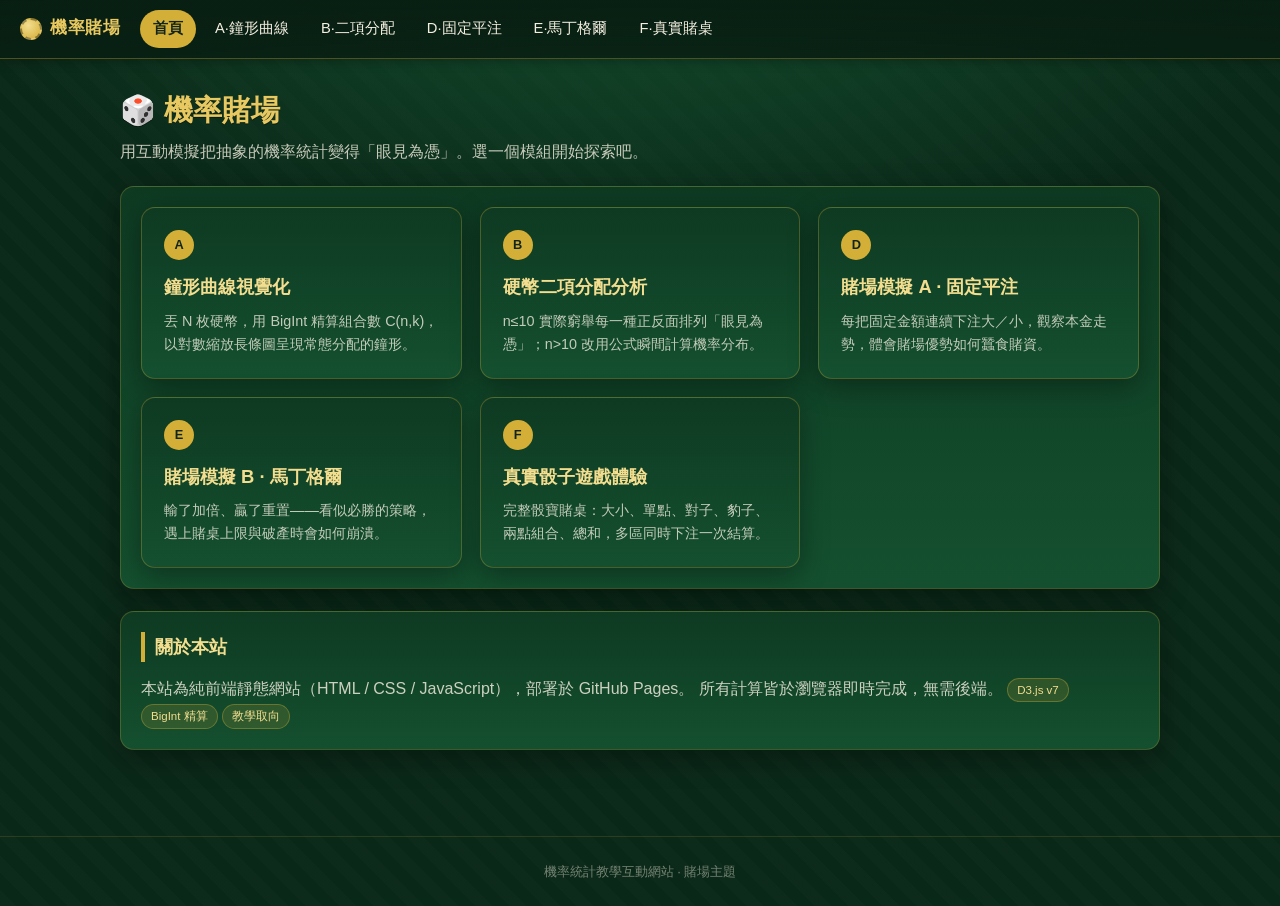
<file: index.html>
<!DOCTYPE html>
<html lang="zh-Hant">
<head>
  <meta charset="UTF-8" />
  <meta name="viewport" content="width=device-width, initial-scale=1.0" />
  <title>機率賭場 — 機率統計教學互動網站</title>
  <link rel="stylesheet" href="css/style.css" />
</head>
<body>
  <div class="container">
    <header class="page-header">
      <h1>🎲 機率賭場</h1>
      <p>用互動模擬把抽象的機率統計變得「眼見為憑」。選一個模組開始探索吧。</p>
    </header>

    <section class="panel">
      <div class="module-grid">
        <a class="module-card" href="modules/bell_curve.html">
          <span class="tag">A</span>
          <h3>鐘形曲線視覺化</h3>
          <p>丟 N 枚硬幣，用 BigInt 精算組合數 C(n,k)，以對數縮放長條圖呈現常態分配的鐘形。</p>
        </a>
        <a class="module-card" href="modules/coin.html">
          <span class="tag">B</span>
          <h3>硬幣二項分配分析</h3>
          <p>n≤10 實際窮舉每一種正反面排列「眼見為憑」；n&gt;10 改用公式瞬間計算機率分布。</p>
        </a>
        <a class="module-card" href="modules/sicbo.html">
          <span class="tag">D</span>
          <h3>賭場模擬 A · 固定平注</h3>
          <p>每把固定金額連續下注大／小，觀察本金走勢，體會賭場優勢如何蠶食賭資。</p>
        </a>
        <a class="module-card" href="modules/sicbo2.html">
          <span class="tag">E</span>
          <h3>賭場模擬 B · 馬丁格爾</h3>
          <p>輸了加倍、贏了重置——看似必勝的策略，遇上賭桌上限與破產時會如何崩潰。</p>
        </a>
        <a class="module-card" href="modules/sicbo3.html">
          <span class="tag">F</span>
          <h3>真實骰子遊戲體驗</h3>
          <p>完整骰寶賭桌：大小、單點、對子、豹子、兩點組合、總和，多區同時下注一次結算。</p>
        </a>
      </div>
    </section>

    <section class="panel">
      <h2>關於本站</h2>
      <p style="margin:0;color:rgba(245,239,224,0.82)">
        本站為純前端靜態網站（HTML / CSS / JavaScript），部署於 GitHub Pages。
        所有計算皆於瀏覽器即時完成，無需後端。
        <span class="badge">D3.js v7</span>
        <span class="badge">BigInt 精算</span>
        <span class="badge">教學取向</span>
      </p>
    </section>
  </div>

  <footer class="site-footer">機率統計教學互動網站 · 賭場主題</footer>

  <script src="js/main.js"></script>
</body>
</html>
</file>
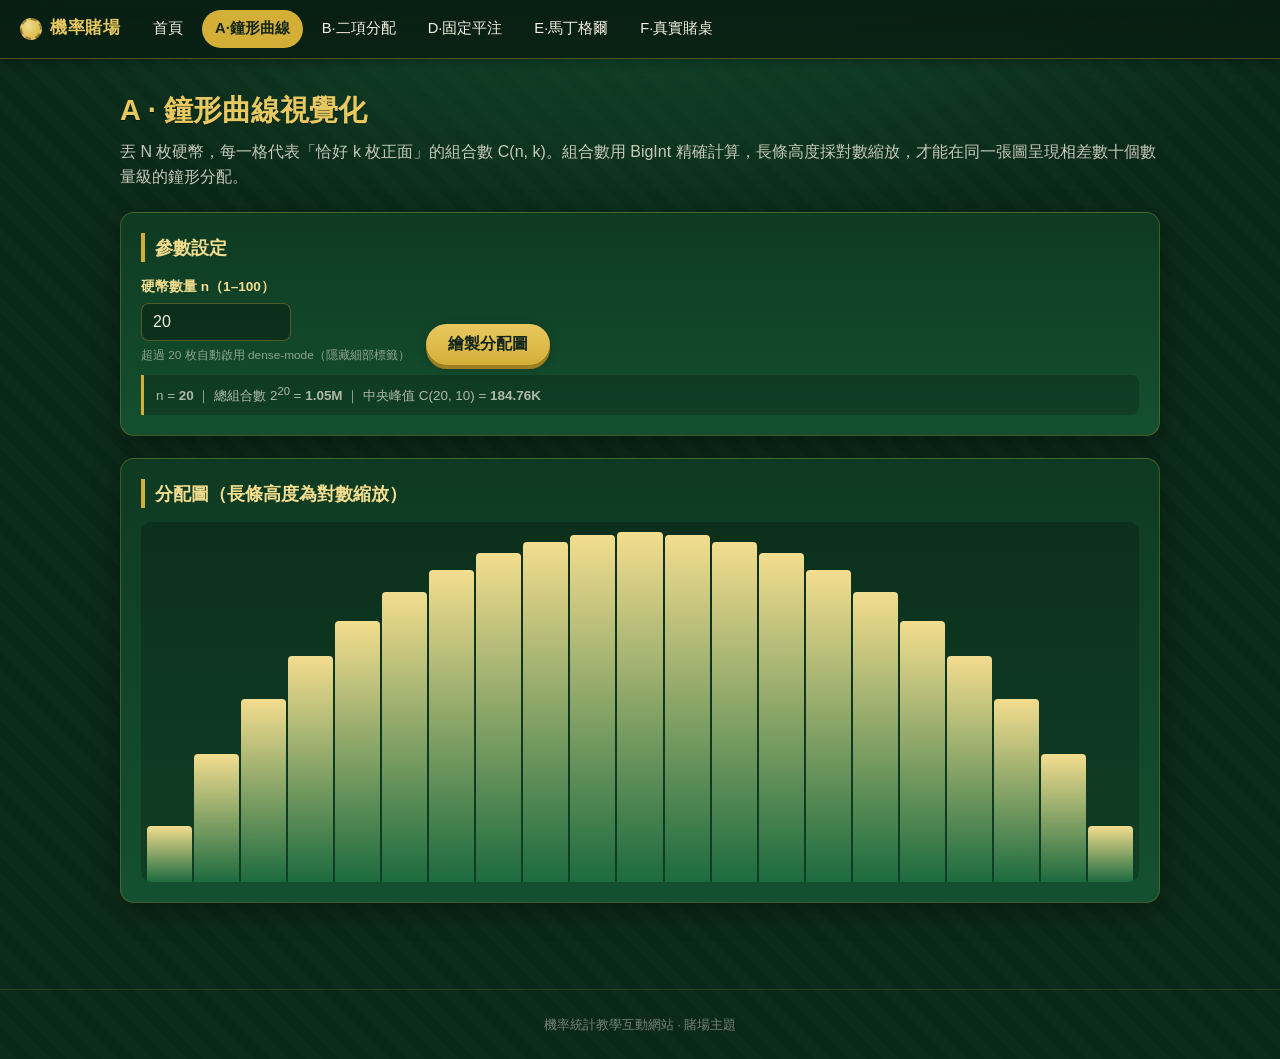
<file: modules/bell_curve.html>
<!DOCTYPE html>
<html lang="zh-Hant">
<head>
  <meta charset="UTF-8" />
  <meta name="viewport" content="width=device-width, initial-scale=1.0" />
  <title>A · 鐘形曲線視覺化 — 機率賭場</title>
  <link rel="stylesheet" href="../css/style.css" />
</head>
<body>
  <div class="container">
    <header class="page-header">
      <h1>A · 鐘形曲線視覺化</h1>
      <p>丟 N 枚硬幣，每一格代表「恰好 k 枚正面」的組合數 C(n, k)。組合數用 BigInt 精確計算，長條高度採對數縮放，才能在同一張圖呈現相差數十個數量級的鐘形分配。</p>
    </header>

    <section class="panel">
      <h2>參數設定</h2>
      <div class="controls">
        <div class="field">
          <label for="coins">硬幣數量 n（1–100）</label>
          <input type="number" id="coins" min="1" max="100" value="20" />
          <span class="hint">超過 20 枚自動啟用 dense-mode（隱藏細部標籤）</span>
        </div>
        <button class="btn btn-primary" id="drawBtn">繪製分配圖</button>
      </div>
      <div class="note" id="metaNote"></div>
    </section>

    <section class="panel">
      <h2>分配圖（長條高度為對數縮放）</h2>
      <div class="bell-chart" id="chart"></div>
    </section>
  </div>

  <footer class="site-footer">機率統計教學互動網站 · 賭場主題</footer>

  <script src="../js/main.js"></script>
  <script>
    (function () {
      var input = document.getElementById("coins");
      var chart = document.getElementById("chart");
      var meta = document.getElementById("metaNote");
      var btn = document.getElementById("drawBtn");

      function draw() {
        var n = parseInt(input.value, 10);
        if (isNaN(n) || n < 1) n = 1;
        if (n > 100) n = 100;
        input.value = n;

        // 計算所有 C(n,k)，k = 0..n
        var values = [];
        var max = 0n;
        var total = 0n; // 2^n
        for (var k = 0; k <= n; k++) {
          var c = App.combination(n, k);
          values.push(c);
          if (c > max) max = c;
          total += c;
        }

        // 對數縮放：高度 ∝ (log10(C)+1) / (log10(max)+1)
        var logMax = App.bigLog10(max) + 1;
        var dense = n > 20;
        chart.className = "bell-chart" + (dense ? " dense" : "");
        chart.innerHTML = "";

        for (var k2 = 0; k2 <= n; k2++) {
          var c2 = values[k2];
          var logV = c2 > 0n ? App.bigLog10(c2) + 1 : 0;
          var hPct = Math.max(2, (logV / logMax) * 100);

          var bar = document.createElement("div");
          bar.className = "bell-bar";
          bar.style.height = hPct + "%";

          // 機率 = C / 2^n（用浮點近似顯示百分比）
          var prob = Number(c2 * 1000000n / total) / 10000; // 百分比，小數兩位
          var tip = document.createElement("div");
          tip.className = "bar-tip";
          tip.innerHTML = "k=" + k2 + " 正面<br>組合數 " + App.formatBig(c2) +
                          "<br>機率 " + prob.toFixed(2) + "%";
          bar.appendChild(tip);

          if (!dense) {
            var lab = document.createElement("div");
            lab.className = "bar-k";
            lab.textContent = k2;
            bar.appendChild(lab);
          }
          chart.appendChild(bar);
        }

        meta.innerHTML =
          "n = <b>" + n + "</b> ｜ 總組合數 2<sup>" + n + "</sup> = <b>" +
          App.formatBig(total) + "</b> ｜ 中央峰值 C(" + n + ", " +
          Math.floor(n / 2) + ") = <b>" + App.formatBig(max) + "</b>" +
          (dense ? " ｜ <span class='badge'>dense-mode 已啟用</span>" : "");
      }

      btn.addEventListener("click", draw);
      input.addEventListener("keydown", function (e) { if (e.key === "Enter") draw(); });
      draw();
    })();
  </script>
</body>
</html>
</file>
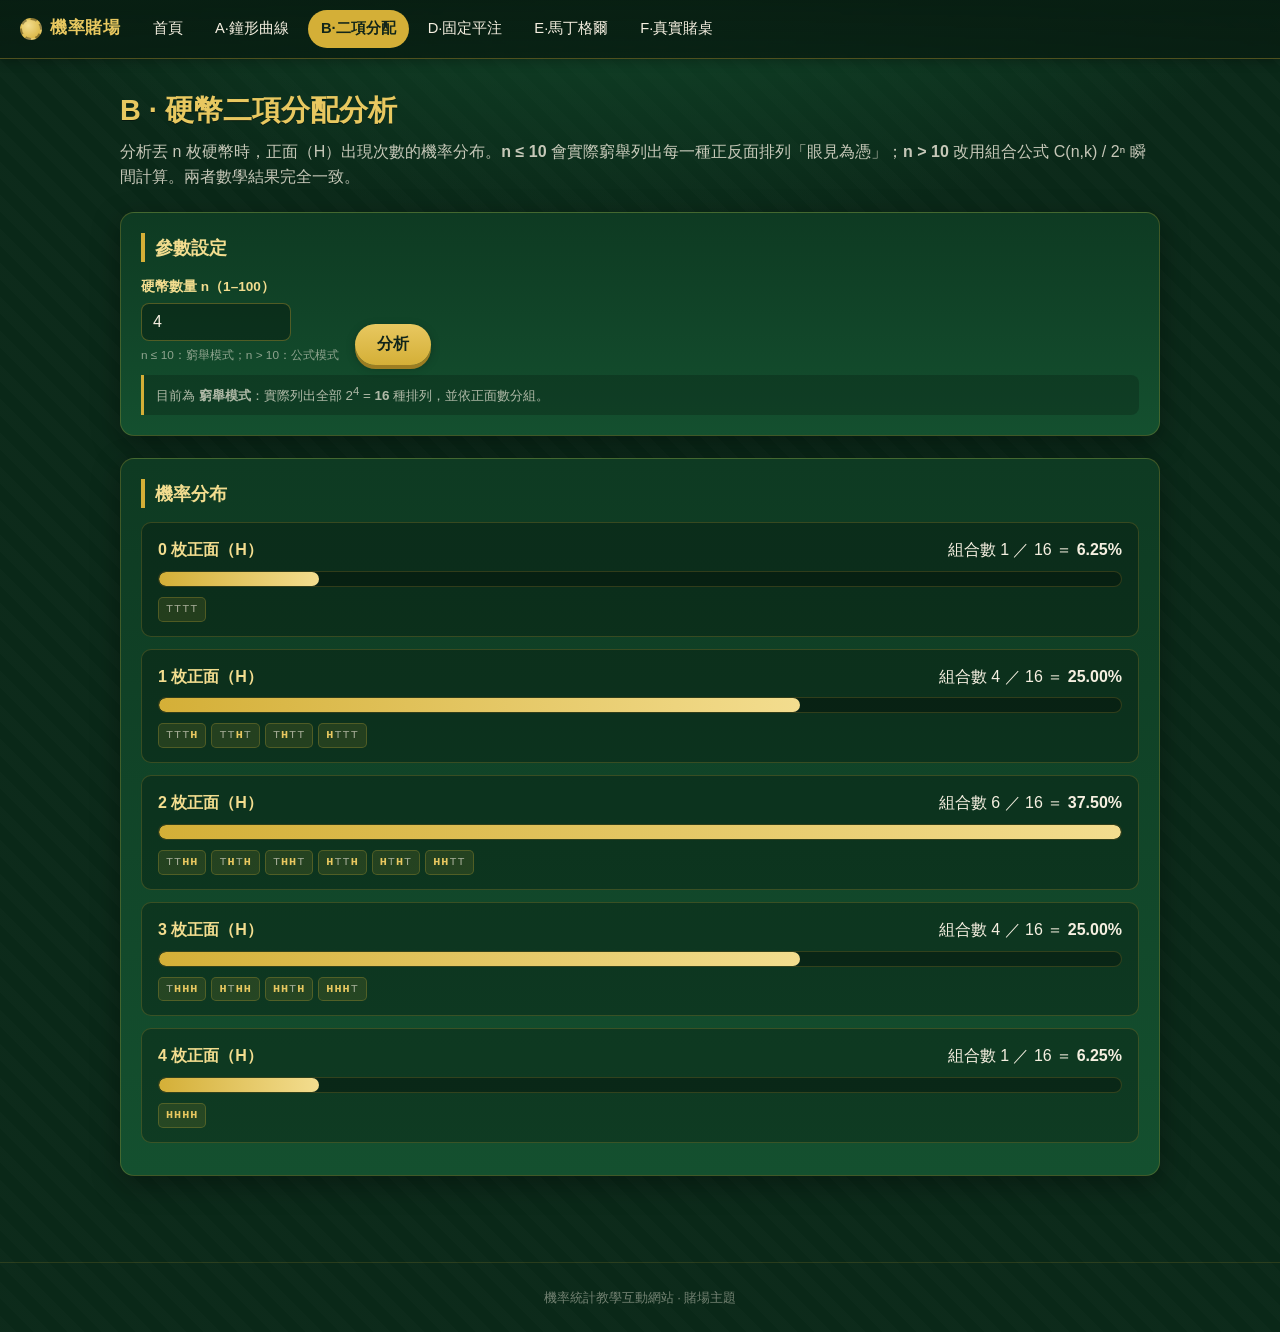
<file: modules/coin.html>
<!DOCTYPE html>
<html lang="zh-Hant">
<head>
  <meta charset="UTF-8" />
  <meta name="viewport" content="width=device-width, initial-scale=1.0" />
  <title>B · 硬幣二項分配分析 — 機率賭場</title>
  <link rel="stylesheet" href="../css/style.css" />
</head>
<body>
  <div class="container">
    <header class="page-header">
      <h1>B · 硬幣二項分配分析</h1>
      <p>分析丟 n 枚硬幣時，正面（H）出現次數的機率分布。<b>n ≤ 10</b> 會實際窮舉列出每一種正反面排列「眼見為憑」；<b>n &gt; 10</b> 改用組合公式 C(n,k) / 2ⁿ 瞬間計算。兩者數學結果完全一致。</p>
    </header>

    <section class="panel">
      <h2>參數設定</h2>
      <div class="controls">
        <div class="field">
          <label for="coins">硬幣數量 n（1–100）</label>
          <input type="number" id="coins" min="1" max="100" value="4" />
          <span class="hint">n ≤ 10：窮舉模式；n &gt; 10：公式模式</span>
        </div>
        <button class="btn btn-primary" id="runBtn">分析</button>
      </div>
      <div class="note" id="modeNote"></div>
    </section>

    <section class="panel">
      <h2>機率分布</h2>
      <div id="cards"></div>
    </section>
  </div>

  <footer class="site-footer">機率統計教學互動網站 · 賭場主題</footer>

  <script src="../js/main.js"></script>
  <script>
    (function () {
      var input = document.getElementById("coins");
      var cards = document.getElementById("cards");
      var modeNote = document.getElementById("modeNote");
      var btn = document.getElementById("runBtn");

      // 窮舉：產生所有 2^n 種序列，依正面數分組
      function enumerate(n) {
        var groups = [];
        for (var k = 0; k <= n; k++) groups.push([]);
        var total = 1 << n;
        for (var i = 0; i < total; i++) {
          var seq = "";
          var heads = 0;
          for (var b = n - 1; b >= 0; b--) {
            if (i & (1 << b)) { seq += "H"; heads++; }
            else { seq += "T"; }
          }
          groups[heads].push(seq);
        }
        return groups; // groups[k] = 該正面數的所有序列
      }

      function seqHtml(seq) {
        var out = "";
        for (var i = 0; i < seq.length; i++) {
          out += '<span class="' + seq[i] + '">' + seq[i] + "</span>";
        }
        return '<span class="combo-chip">' + out + "</span>";
      }

      function render(n) {
        var enumMode = n <= 10;
        cards.innerHTML = "";

        var total = App.combination(n, 0); // 起始；其實要 2^n
        // 2^n
        var totalPow = 1n;
        for (var t = 0; t < n; t++) totalPow *= 2n;

        // 各 k 的組合數
        var counts = [];
        var maxCount = 0n;
        for (var k = 0; k <= n; k++) {
          var c = App.combination(n, k);
          counts.push(c);
          if (c > maxCount) maxCount = c;
        }

        var groups = enumMode ? enumerate(n) : null;

        for (var k2 = 0; k2 <= n; k2++) {
          var c2 = counts[k2];
          var prob = Number(c2 * 1000000n / totalPow) / 10000; // %
          var widthPct = Number(c2 * 1000n / maxCount) / 10; // 相對最大值

          var card = document.createElement("div");
          card.className = "binom-card";

          var head = '<div class="head">' +
            '<span class="title">' + k2 + ' 枚正面（H）</span>' +
            '<span class="prob">組合數 ' + App.formatBig(c2) +
            ' ／ ' + App.formatBig(totalPow) + ' ＝ <b>' + prob.toFixed(2) + '%</b></span>' +
            '</div>';

          var bar = '<div class="bar-track"><div class="bar-fill" style="width:' +
            widthPct.toFixed(1) + '%"></div></div>';

          var combos = "";
          if (enumMode) {
            var list = groups[k2];
            var chips = "";
            for (var s = 0; s < list.length; s++) chips += seqHtml(list[s]);
            combos = '<div class="combos">' + chips + '</div>';
          }

          card.innerHTML = head + bar + combos;
          cards.appendChild(card);
        }

        modeNote.innerHTML = enumMode
          ? "目前為 <b>窮舉模式</b>：實際列出全部 2<sup>" + n + "</sup> = <b>" +
            App.formatBig(totalPow) + "</b> 種排列，並依正面數分組。"
          : "目前為 <b>公式模式</b>：n &gt; 10，直接以 C(n,k) / 2<sup>" + n +
            "</sup> 計算各類機率，不窮舉（避免 2<sup>" + n + "</sup> 種爆量）。";
      }

      function run() {
        var n = parseInt(input.value, 10);
        if (isNaN(n) || n < 1) n = 1;
        if (n > 100) n = 100;
        input.value = n;
        render(n);
      }

      btn.addEventListener("click", run);
      input.addEventListener("keydown", function (e) { if (e.key === "Enter") run(); });
      run();
    })();
  </script>
</body>
</html>
</file>
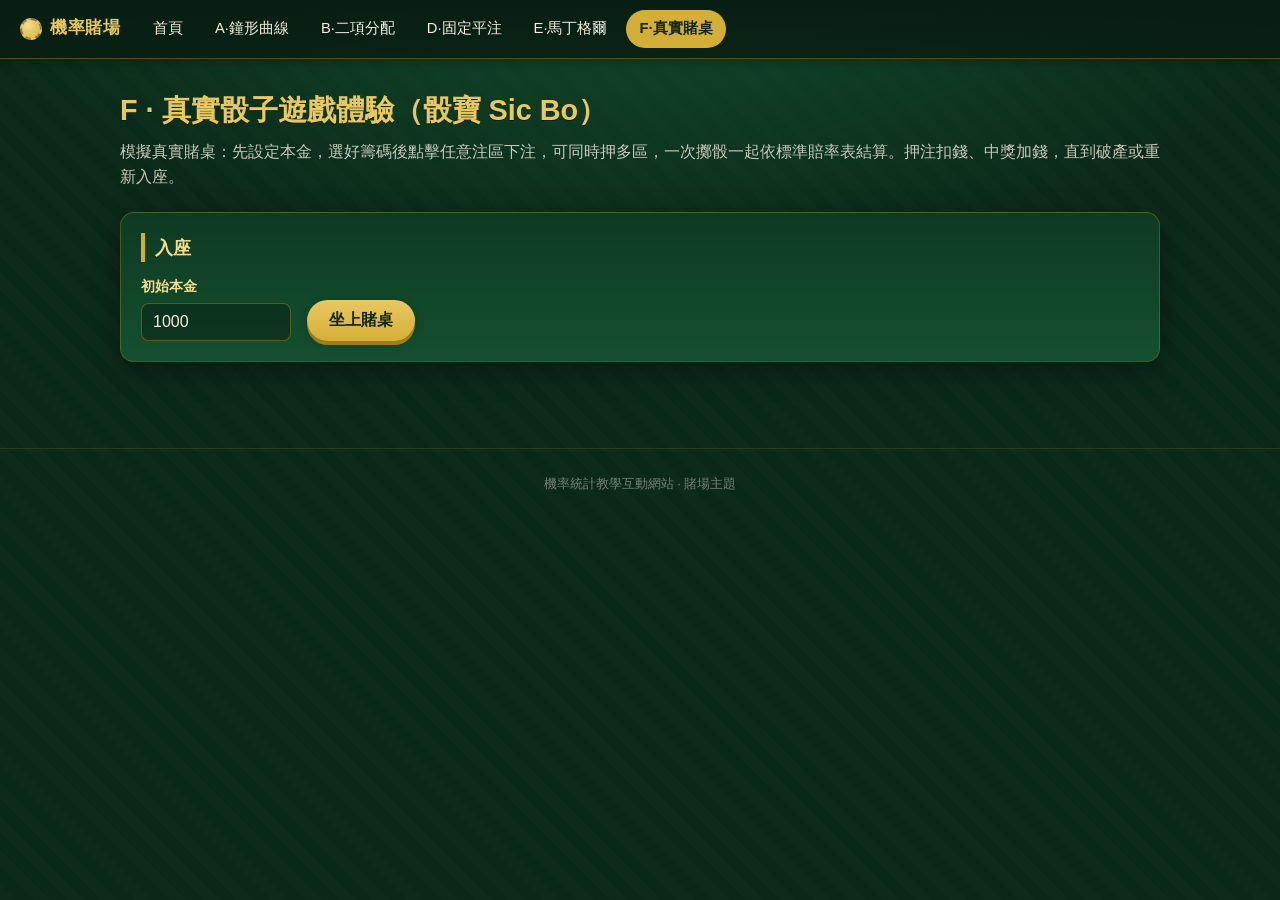
<file: modules/sicbo3.html>
<!DOCTYPE html>
<html lang="zh-Hant">
<head>
  <meta charset="UTF-8" />
  <meta name="viewport" content="width=device-width, initial-scale=1.0" />
  <title>F · 真實骰子遊戲體驗 — 機率賭場</title>
  <link rel="stylesheet" href="../css/style.css" />
</head>
<body>
  <div class="container">
    <header class="page-header">
      <h1>F · 真實骰子遊戲體驗（骰寶 Sic Bo）</h1>
      <p>模擬真實賭桌：先設定本金，選好籌碼後點擊任意注區下注，可同時押多區，一次擲骰一起依標準賠率表結算。押注扣錢、中獎加錢，直到破產或重新入座。</p>
    </header>

    <!-- 入座 -->
    <section class="panel" id="seatPanel">
      <h2>入座</h2>
      <div class="controls">
        <div class="field">
          <label for="startCapital">初始本金</label>
          <input type="number" id="startCapital" min="1" value="1000" />
        </div>
        <button class="btn btn-primary" id="seatBtn">坐上賭桌</button>
      </div>
    </section>

    <!-- 牌桌（入座後顯示） -->
    <div id="table" style="display:none">
      <section class="panel">
        <div class="stats" style="margin-bottom:14px">
          <div class="stat"><div class="label">目前餘額</div><div class="value" id="balance">—</div></div>
          <div class="stat"><div class="label">本局已下注</div><div class="value" id="staked">$0</div></div>
          <div class="stat"><div class="label">上局損益</div><div class="value" id="lastNet">—</div></div>
        </div>

        <div class="dice-tray" id="diceTray">
          <div class="die" data-die="0"></div>
          <div class="die" data-die="1"></div>
          <div class="die" data-die="2"></div>
        </div>

        <div class="chip-rack">
          <span style="color:var(--gold-300);font-weight:700;margin-right:4px">選擇籌碼：</span>
          <div class="chip c5" data-chip="5">5</div>
          <div class="chip c25" data-chip="25">25</div>
          <div class="chip c100" data-chip="100">100</div>
          <div class="chip c500" data-chip="500">500</div>
          <button class="btn btn-ghost" id="clearBtn" style="margin-left:auto">清除下注</button>
          <button class="btn btn-primary" id="rollBtn">🎲 擲骰</button>
        </div>

        <div class="result-banner" id="banner"></div>
      </section>

      <!-- 注區 -->
      <section class="panel">
        <div class="bet-board" id="board"></div>
      </section>
    </div>
  </div>

  <footer class="site-footer">機率統計教學互動網站 · 賭場主題</footer>

  <script src="../js/main.js"></script>
  <script>
    (function () {
      var Sic = App.Sic;

      // ---- 狀態 ----
      var balance = 0;
      var selectedChip = 5;
      var bets = {};        // key -> { type, value, amount, el }
      var rolling = false;

      // ---- 元素 ----
      var seatPanel = document.getElementById("seatPanel");
      var table = document.getElementById("table");
      var balanceEl = document.getElementById("balance");
      var stakedEl = document.getElementById("staked");
      var lastNetEl = document.getElementById("lastNet");
      var board = document.getElementById("board");
      var banner = document.getElementById("banner");
      var dieEls = [
        document.querySelector('[data-die="0"]'),
        document.querySelector('[data-die="1"]'),
        document.querySelector('[data-die="2"]')
      ];

      // ---- 骰子點數渲染 ----
      var PIP_MAP = {
        1: [5], 2: [1, 9], 3: [1, 5, 9],
        4: [1, 3, 7, 9], 5: [1, 3, 5, 7, 9], 6: [1, 4, 7, 3, 6, 9]
      };
      function renderDie(el, val) {
        var pips = PIP_MAP[val];
        var html = "";
        for (var i = 1; i <= 9; i++) {
          html += pips.indexOf(i) >= 0 ? '<span class="pip"></span>' : "<span></span>";
        }
        el.innerHTML = html;
      }

      // ---- 賠率文字 ----
      function oddsText(type, value) {
        switch (type) {
          case "big": case "small": return "1:1";
          case "single": return "1~3:1";
          case "pair": return "10:1";
          case "anyTriple": return "30:1";
          case "specificTriple": return "180:1";
          case "domino": return "5:1";
          case "sum": return Sic.SUM_ODDS[value] + ":1";
        }
        return "";
      }

      function betKey(type, value) {
        if (type === "domino") return "domino:" + value.join("-");
        return type + ":" + (value === undefined ? "" : value);
      }

      // ---- 小工具 ----
      function el(tag, cls) { var e = document.createElement(tag); if (cls) e.className = cls; return e; }
      function miniDie(val) {
        var pips = PIP_MAP[val], h = "";
        for (var i = 1; i <= 9; i++) h += pips.indexOf(i) >= 0 ? '<span class="mpip"></span>' : "<span></span>";
        return '<span class="mdie">' + h + "</span>";
      }
      function miniDice(vals) { return '<span class="mdice">' + vals.map(miniDie).join("") + "</span>"; }
      function zoneLabel(txt) { var e = el("div", "zone-label"); e.textContent = txt; return e; }

      // ---- 建立一個注區 cell ----
      function makeCell(type, value, name, parent, opts) {
        opts = opts || {};
        var cell = el("div", "bet-cell" + (opts.cls ? " " + opts.cls : ""));
        var inner = "";
        if (opts.big !== undefined) inner += '<div class="cell-num">' + opts.big + "</div>";
        if (opts.icon) inner += opts.icon;
        if (name) inner += '<div class="bet-name">' + name + "</div>";
        inner += '<div class="bet-odds">' + oddsText(type, value) + "</div>";
        cell.innerHTML = inner;
        var key = betKey(type, value);
        cell.addEventListener("click", function () { placeBet(type, value, cell, key); });
        parent.appendChild(cell);
        return cell;
      }

      // ---- 角落大區 SMALL / BIG（賭桌靈魂，保留紅色） ----
      function cornerCell(type, zh, en, range, note, parent) {
        var cell = el("div", "bet-cell corner-box corner-" + type);
        cell.innerHTML =
          '<div class="corner-en">' + en + "</div>" +
          '<div class="corner-zh">' + zh + "</div>" +
          '<div class="corner-range">' + range + "</div>" +
          '<div class="corner-note">' + note + "</div>";
        var key = betKey(type, undefined);
        cell.addEventListener("click", function () { placeBet(type, undefined, cell, key); });
        parent.appendChild(cell);
        return cell;
      }

      // ---- 建立整個賭桌版面（分帶排列，仿真實 Sic Bo 賭桌） ----
      function buildBoard() {
        board.className = "sicbo-felt";
        board.innerHTML = "";

        // 第一帶：SMALL ｜ 對子 + 豹子 ｜ BIG
        var top = el("div", "band band-top");
        cornerCell("small", "小", "SMALL", "4 – 10", "開豹子輸 · 1:1", top);

        var center = el("div", "center-stack");
        var dZone = el("div", "zone");
        dZone.appendChild(zoneLabel("指定對子 · 10:1"));
        var dGrid = el("div", "zone-grid");
        for (var i = 1; i <= 6; i++) makeCell("pair", i, "對子 " + i, dGrid, { icon: miniDice([i, i]) });
        dZone.appendChild(dGrid); center.appendChild(dZone);

        var tZone = el("div", "zone");
        tZone.appendChild(zoneLabel("豹子 · 任意 30:1 ／ 指定 180:1"));
        var tGrid = el("div", "zone-grid");
        makeCell("anyTriple", undefined, "任意豹子", tGrid, { icon: miniDice([2, 4, 6]), cls: "wide" });
        for (var j = 1; j <= 6; j++) makeCell("specificTriple", j, "豹子 " + j, tGrid, { icon: miniDice([j, j, j]) });
        tZone.appendChild(tGrid); center.appendChild(tZone);

        top.appendChild(center);
        cornerCell("big", "大", "BIG", "11 – 17", "開豹子輸 · 1:1", top);
        board.appendChild(top);

        // 第二帶：總和 4–17
        var sumBand = el("div", "band");
        sumBand.appendChild(zoneLabel("總和（4 – 17）"));
        var sGrid = el("div", "sum-grid");
        for (var s = 4; s <= 17; s++) makeCell("sum", s, "", sGrid, { big: s });
        sumBand.appendChild(sGrid); board.appendChild(sumBand);

        // 第三帶：兩點組合 Domino
        var domBand = el("div", "band");
        domBand.appendChild(zoneLabel("兩點組合 Domino · 5:1"));
        var domGrid = el("div", "zone-grid");
        Sic.DOMINOES.forEach(function (d) { makeCell("domino", d, "", domGrid, { icon: miniDice(d) }); });
        domBand.appendChild(domGrid); board.appendChild(domBand);

        // 第四帶：單點
        var sgBand = el("div", "band");
        sgBand.appendChild(zoneLabel("單點 · 出現 1／2／3 顆 賠 1／2／3 倍"));
        var sgGrid = el("div", "single-grid");
        for (var n = 1; n <= 6; n++) makeCell("single", n, "單點 " + n, sgGrid, { icon: miniDice([n]), cls: "single-cell" });
        sgBand.appendChild(sgGrid); board.appendChild(sgBand);
      }

      // ---- 下注 ----
      function placeBet(type, value, cell, key) {
        if (rolling) return;
        if (balance < selectedChip) { flashBanner("餘額不足以下注此籌碼", "lose"); return; }
        balance -= selectedChip;
        if (!bets[key]) bets[key] = { type: type, value: value, amount: 0, el: cell };
        bets[key].amount += selectedChip;
        cell.classList.add("active");
        updateBetBadge(cell, bets[key].amount);
        refreshMoney();
      }

      function updateBetBadge(cell, amount) {
        var badge = cell.querySelector(".bet-amount");
        if (!badge) {
          badge = document.createElement("div");
          badge.className = "bet-amount";
          cell.appendChild(badge);
        }
        badge.textContent = amount >= 1000 ? App.abbr(amount) : amount;
      }

      function clearBets(refund) {
        Object.keys(bets).forEach(function (k) {
          var b = bets[k];
          if (refund) balance += b.amount;
          b.el.classList.remove("active");
          var badge = b.el.querySelector(".bet-amount");
          if (badge) badge.remove();
        });
        bets = {};
        refreshMoney();
      }

      function totalStaked() {
        var t = 0;
        Object.keys(bets).forEach(function (k) { t += bets[k].amount; });
        return t;
      }

      function refreshMoney() {
        balanceEl.textContent = App.money(balance);
        balanceEl.className = "value";
        stakedEl.textContent = App.money(totalStaked());
      }

      function flashBanner(msg, cls) {
        banner.textContent = msg;
        banner.className = "result-banner " + (cls || "");
      }

      // ---- 擲骰（90ms 動畫）+ 結算 ----
      function roll() {
        if (rolling) return;
        if (totalStaked() === 0) { flashBanner("請先下注再擲骰", "lose"); return; }
        rolling = true;
        banner.textContent = "";
        banner.className = "result-banner";
        dieEls.forEach(function (el) { el.classList.add("rolling"); });

        var finalDice = Sic.roll();
        var ticks = 0;
        var anim = setInterval(function () {
          var tmp = Sic.roll();
          for (var i = 0; i < 3; i++) renderDie(dieEls[i], tmp[i]);
          ticks++;
          if (ticks >= 12) {
            clearInterval(anim);
            for (var j = 0; j < 3; j++) renderDie(dieEls[j], finalDice[j]);
            dieEls.forEach(function (el) { el.classList.remove("rolling"); });
            settle(finalDice);
          }
        }, 90);
      }

      function settle(dice) {
        var roundNet = 0;
        var keys = Object.keys(bets);
        keys.forEach(function (k) {
          var b = bets[k];
          var net = Sic.settleBet(b, dice); // 贏：+amount*odds（淨利）；輸：-amount
          if (net > 0) {
            balance += b.amount + net;       // 退回本金 + 派彩
            roundNet += net;
            b.el.classList.add("win-flash");
          } else {
            roundNet -= b.amount;            // 本金已扣，損失即下注額
            b.el.classList.add("lose-flash");
          }
        });

        // 結算動畫後清掉旗標與下注
        setTimeout(function () {
          keys.forEach(function (k) {
            if (bets[k]) bets[k].el.classList.remove("win-flash", "lose-flash");
          });
        }, 850);

        clearBets(false);  // 下注已結算，不退款
        rolling = false;

        var sum = Sic.sum(dice);
        var face = dice.join(" · ");
        var triple = Sic.isTriple(dice) ? "（豹子！）" : "";
        lastNetEl.textContent = (roundNet >= 0 ? "+" : "") + App.money(roundNet);
        lastNetEl.className = "value " + (roundNet >= 0 ? "win" : "lose");

        if (balance <= 0 && totalStaked() === 0) {
          flashBanner("🎲 " + face + "｜總和 " + sum + triple +
            "　💥 你已破產，請重新入座", "lose");
          setTimeout(restart, 1800);
        } else {
          flashBanner("🎲 " + face + "｜總和 " + sum + triple +
            "　本局" + (roundNet >= 0 ? "贏得 " : "損失 ") + App.money(Math.abs(roundNet)),
            roundNet >= 0 ? "win" : "lose");
        }
      }

      function restart() {
        table.style.display = "none";
        seatPanel.style.display = "";
        banner.textContent = "";
        banner.className = "result-banner";
      }

      // ---- 籌碼選擇 ----
      document.querySelectorAll(".chip").forEach(function (c) {
        c.addEventListener("click", function () {
          document.querySelectorAll(".chip").forEach(function (x) { x.classList.remove("selected"); });
          c.classList.add("selected");
          selectedChip = parseInt(c.getAttribute("data-chip"), 10);
        });
      });
      document.querySelector('.chip[data-chip="5"]').classList.add("selected");

      document.getElementById("clearBtn").addEventListener("click", function () {
        if (!rolling) clearBets(true);
      });
      document.getElementById("rollBtn").addEventListener("click", roll);

      // ---- 入座 ----
      document.getElementById("seatBtn").addEventListener("click", function () {
        var cap = parseInt(document.getElementById("startCapital").value, 10);
        if (isNaN(cap) || cap < 1) cap = 1000;
        balance = cap;
        seatPanel.style.display = "none";
        table.style.display = "";
        if (!board.hasChildNodes()) buildBoard();
        // 初始化骰面
        renderDie(dieEls[0], 1); renderDie(dieEls[1], 2); renderDie(dieEls[2], 3);
        lastNetEl.textContent = "—";
        lastNetEl.className = "value";
        refreshMoney();
        flashBanner("選好籌碼，點擊注區下注，再按「擲骰」", "");
      });
    })();
  </script>
</body>
</html>
</file>
<file: css/style.css>
/* =====================================================================
   機率統計教學互動網站 — 全域樣式
   主題：賭場氛圍（深氈綠 + 金色點綴）
   ===================================================================== */

:root {
  /* 賭場色系 */
  --felt-900: #0a2818;     /* 最深氈綠（背景） */
  --felt-800: #0e3a22;     /* 深氈綠 */
  --felt-700: #14502f;     /* 氈綠 */
  --felt-600: #1c6b3f;     /* 亮氈綠 */
  --gold-500: #d4af37;     /* 金 */
  --gold-400: #e8c860;     /* 亮金 */
  --gold-300: #f3dd8f;     /* 淺金 */
  --cream: #f5efe0;        /* 米白文字 */
  --ink: #11251a;          /* 深墨（卡片內文） */

  --win: #2ecc71;          /* 正損益（綠） */
  --lose: #e74c3c;         /* 負損益（紅） */
  --chip-red: #c0392b;
  --chip-blue: #2980b9;
  --chip-green: #27ae60;
  --chip-black: #1c1c1c;

  --radius: 14px;
  --shadow: 0 8px 28px rgba(0, 0, 0, 0.35);
  --shadow-sm: 0 3px 10px rgba(0, 0, 0, 0.25);
  --font: "Segoe UI", "Microsoft JhengHei", "PingFang TC", "Noto Sans TC", sans-serif;
}

* { box-sizing: border-box; }

html, body {
  margin: 0;
  padding: 0;
  font-family: var(--font);
  color: var(--cream);
  background:
    radial-gradient(1200px 600px at 50% -10%, var(--felt-700), transparent 60%),
    repeating-linear-gradient(45deg, rgba(255,255,255,0.012) 0 12px, transparent 12px 24px),
    var(--felt-900);
  min-height: 100vh;
  line-height: 1.6;
}

a { color: var(--gold-400); text-decoration: none; }
a:hover { color: var(--gold-300); }

/* ---------- 導航欄（由 main.js 動態注入） ---------- */
.site-nav {
  position: sticky;
  top: 0;
  z-index: 100;
  display: flex;
  align-items: center;
  gap: 6px;
  flex-wrap: wrap;
  padding: 10px 20px;
  background: linear-gradient(180deg, rgba(8,30,18,0.96), rgba(8,30,18,0.86));
  border-bottom: 1px solid rgba(212, 175, 55, 0.35);
  backdrop-filter: blur(6px);
  box-shadow: var(--shadow-sm);
}
.site-nav .brand {
  display: flex;
  align-items: center;
  gap: 8px;
  font-weight: 800;
  letter-spacing: 0.5px;
  color: var(--gold-400);
  margin-right: 14px;
  font-size: 1.05rem;
}
.site-nav .brand .chip-ico {
  width: 22px; height: 22px; border-radius: 50%;
  background: radial-gradient(circle at 35% 30%, var(--gold-300), var(--gold-500));
  border: 2px dashed rgba(0,0,0,0.35);
  display: inline-block;
}
.site-nav a.nav-link {
  padding: 6px 12px;
  border-radius: 999px;
  color: var(--cream);
  font-size: 0.92rem;
  border: 1px solid transparent;
  transition: all 0.15s ease;
  white-space: nowrap;
}
.site-nav a.nav-link:hover {
  background: rgba(212, 175, 55, 0.14);
  border-color: rgba(212, 175, 55, 0.4);
}
.site-nav a.nav-link.active {
  background: var(--gold-500);
  color: var(--ink);
  font-weight: 700;
}

/* ---------- 版面容器 ---------- */
.container {
  max-width: 1080px;
  margin: 0 auto;
  padding: 28px 20px 64px;
}
.page-header { margin-bottom: 22px; }
.page-header h1 {
  margin: 0 0 6px;
  font-size: 1.8rem;
  color: var(--gold-400);
  text-shadow: 0 1px 0 rgba(0,0,0,0.4);
}
.page-header p { margin: 0; color: rgba(245, 239, 224, 0.8); }

/* ---------- 卡片 / 面板 ---------- */
.panel {
  background: linear-gradient(180deg, var(--felt-800), var(--felt-700));
  border: 1px solid rgba(212, 175, 55, 0.25);
  border-radius: var(--radius);
  padding: 20px;
  box-shadow: var(--shadow);
  margin-bottom: 22px;
}
.panel h2 {
  margin: 0 0 14px;
  font-size: 1.15rem;
  color: var(--gold-300);
  border-left: 4px solid var(--gold-500);
  padding-left: 10px;
}

/* ---------- 表單控制 ---------- */
.controls {
  display: flex;
  flex-wrap: wrap;
  gap: 16px;
  align-items: flex-end;
}
.field { display: flex; flex-direction: column; gap: 5px; }
.field label { font-size: 0.85rem; color: var(--gold-300); font-weight: 600; }
.field input[type="number"],
.field input[type="range"] {
  background: rgba(0,0,0,0.3);
  border: 1px solid rgba(212, 175, 55, 0.35);
  border-radius: 8px;
  color: var(--cream);
  padding: 9px 11px;
  font-size: 1rem;
  width: 150px;
}
.field input[type="number"]:focus { outline: none; border-color: var(--gold-400); }
.field .hint { font-size: 0.74rem; color: rgba(245,239,224,0.55); }

/* ---------- 按鈕 ---------- */
.btn {
  cursor: pointer;
  border: none;
  border-radius: 999px;
  padding: 10px 22px;
  font-size: 1rem;
  font-weight: 700;
  font-family: inherit;
  transition: transform 0.08s ease, box-shadow 0.15s ease, filter 0.15s ease;
}
.btn:active { transform: translateY(1px); }
.btn-primary {
  background: linear-gradient(180deg, var(--gold-400), var(--gold-500));
  color: var(--ink);
  box-shadow: 0 4px 0 #9c7d22, var(--shadow-sm);
}
.btn-primary:hover { filter: brightness(1.05); }
.btn-primary:disabled { opacity: 0.5; cursor: not-allowed; box-shadow: none; }
.btn-ghost {
  background: rgba(255,255,255,0.06);
  color: var(--cream);
  border: 1px solid rgba(212,175,55,0.4);
}
.btn-ghost:hover { background: rgba(212,175,55,0.12); }

/* ---------- 統計數字列 ---------- */
.stats {
  display: grid;
  grid-template-columns: repeat(auto-fit, minmax(140px, 1fr));
  gap: 12px;
}
.stat {
  background: rgba(0,0,0,0.28);
  border: 1px solid rgba(212,175,55,0.2);
  border-radius: 10px;
  padding: 12px 14px;
  text-align: center;
}
.stat .label { font-size: 0.78rem; color: var(--gold-300); }
.stat .value { font-size: 1.5rem; font-weight: 800; margin-top: 2px; }
.value.win { color: var(--win); }
.value.lose { color: var(--lose); }

/* ---------- 進度條 ---------- */
.bar-track {
  background: rgba(0,0,0,0.3);
  border-radius: 999px;
  height: 16px;
  overflow: hidden;
  border: 1px solid rgba(212,175,55,0.2);
}
.bar-fill {
  height: 100%;
  background: linear-gradient(90deg, var(--gold-500), var(--gold-300));
  border-radius: 999px;
  transition: width 0.3s ease;
}

/* ---------- A：鐘形曲線 Flexbox 長條圖 ---------- */
.bell-chart {
  display: flex;
  align-items: flex-end;
  justify-content: center;
  gap: 2px;
  height: 360px;
  padding: 10px 6px 0;
  background: rgba(0,0,0,0.22);
  border-radius: 10px;
  overflow-x: auto;
}
.bell-bar {
  flex: 1 1 auto;
  min-width: 5px;
  background: linear-gradient(180deg, var(--gold-300), var(--felt-600));
  border-radius: 4px 4px 0 0;
  position: relative;
  transition: height 0.4s cubic-bezier(.2,.8,.2,1);
}
.bell-bar:hover { background: linear-gradient(180deg, var(--gold-400), var(--gold-500)); }
.bell-bar .bar-k {
  position: absolute; bottom: -20px; left: 0; right: 0;
  text-align: center; font-size: 0.68rem; color: rgba(245,239,224,0.7);
}
.bell-bar .bar-tip {
  position: absolute; bottom: 100%; left: 50%; transform: translateX(-50%);
  background: var(--ink); color: var(--gold-300);
  padding: 4px 8px; border-radius: 6px; font-size: 0.72rem;
  white-space: nowrap; opacity: 0; pointer-events: none;
  transition: opacity 0.12s; margin-bottom: 4px; z-index: 5;
  border: 1px solid rgba(212,175,55,0.4);
}
.bell-bar:hover .bar-tip { opacity: 1; }
.bell-chart.dense .bar-k { display: none; }

/* ---------- B：二項分配卡片 ---------- */
.binom-card {
  background: rgba(0,0,0,0.25);
  border: 1px solid rgba(212,175,55,0.22);
  border-radius: 10px;
  padding: 14px 16px;
  margin-bottom: 12px;
}
.binom-card .head {
  display: flex; justify-content: space-between; align-items: baseline;
  flex-wrap: wrap; gap: 8px; margin-bottom: 8px;
}
.binom-card .head .title { font-weight: 700; color: var(--gold-300); }
.binom-card .head .prob { font-variant-numeric: tabular-nums; }
.binom-card .combos {
  margin-top: 10px; display: flex; flex-wrap: wrap; gap: 5px;
  max-height: 130px; overflow-y: auto;
}
.combo-chip {
  font-family: "Consolas", monospace; font-size: 0.74rem;
  background: rgba(212,175,55,0.12); border: 1px solid rgba(212,175,55,0.25);
  color: var(--cream); padding: 2px 7px; border-radius: 5px; letter-spacing: 1px;
}
.combo-chip .H { color: var(--gold-400); font-weight: 700; }
.combo-chip .T { color: rgba(245,239,224,0.6); }

/* ---------- 首頁模組卡片 ---------- */
.module-grid {
  display: grid;
  grid-template-columns: repeat(auto-fill, minmax(260px, 1fr));
  gap: 18px;
}
.module-card {
  display: block;
  background: linear-gradient(180deg, var(--felt-800), var(--felt-700));
  border: 1px solid rgba(212,175,55,0.3);
  border-radius: var(--radius);
  padding: 22px;
  box-shadow: var(--shadow);
  transition: transform 0.15s ease, border-color 0.15s ease;
  color: var(--cream);
}
.module-card:hover { transform: translateY(-4px); border-color: var(--gold-400); color: var(--cream); }
.module-card .tag {
  display: inline-block; font-weight: 800; font-size: 0.8rem;
  background: var(--gold-500); color: var(--ink);
  width: 30px; height: 30px; line-height: 30px; text-align: center;
  border-radius: 50%; margin-bottom: 12px;
}
.module-card h3 { margin: 0 0 8px; color: var(--gold-300); font-size: 1.15rem; }
.module-card p { margin: 0; font-size: 0.9rem; color: rgba(245,239,224,0.78); }

/* ---------- D3 走勢圖 ---------- */
.chart-wrap {
  background: rgba(0,0,0,0.25);
  border-radius: 10px;
  border: 1px solid rgba(212,175,55,0.2);
  padding: 8px;
  overflow-x: auto;
}
.chart-wrap svg { display: block; }
.chart-wrap .axis text { fill: rgba(245,239,224,0.7); font-size: 11px; }
.chart-wrap .axis path,
.chart-wrap .axis line { stroke: rgba(212,175,55,0.25); }
.chart-wrap .zero-line { stroke: rgba(245,239,224,0.45); stroke-dasharray: 4 4; }

/* ---------- F：賭桌 ---------- */
.dice-tray {
  display: flex; gap: 16px; justify-content: center; align-items: center;
  padding: 18px; margin-bottom: 18px;
  background: radial-gradient(circle at 50% 30%, var(--felt-600), var(--felt-800));
  border-radius: 12px; border: 1px solid rgba(212,175,55,0.3);
}
.die {
  width: 56px; height: 56px; border-radius: 12px;
  background: linear-gradient(145deg, #fff, #d9d4c4);
  display: grid; grid-template-columns: repeat(3, 1fr); grid-template-rows: repeat(3, 1fr);
  padding: 8px; box-shadow: inset 0 0 6px rgba(0,0,0,0.25), var(--shadow-sm);
}
.die .pip {
  width: 9px; height: 9px; border-radius: 50%; background: var(--ink);
  align-self: center; justify-self: center;
}
.die.rolling { animation: shake 0.25s linear infinite; }
@keyframes shake {
  0%,100% { transform: translateY(0) rotate(0); }
  25% { transform: translateY(-4px) rotate(-6deg); }
  75% { transform: translateY(3px) rotate(6deg); }
}

.bet-board { display: grid; gap: 14px; }
.bet-section h3 {
  margin: 0 0 8px; font-size: 0.95rem; color: var(--gold-300);
  border-bottom: 1px dashed rgba(212,175,55,0.3); padding-bottom: 4px;
}
.bet-grid { display: flex; flex-wrap: wrap; gap: 8px; }
.bet-cell {
  position: relative;
  cursor: pointer; user-select: none;
  background: rgba(0,0,0,0.28);
  border: 1.5px solid rgba(212,175,55,0.3);
  border-radius: 9px;
  padding: 10px 12px; min-width: 64px; text-align: center;
  transition: all 0.12s ease;
}
.bet-cell:hover { border-color: var(--gold-400); background: rgba(212,175,55,0.1); }
.bet-cell .bet-name { font-weight: 700; font-size: 0.9rem; }
.bet-cell .bet-odds { font-size: 0.72rem; color: var(--gold-300); }
.bet-cell.active {
  border-color: var(--gold-400);
  background: linear-gradient(180deg, rgba(212,175,55,0.28), rgba(212,175,55,0.12));
  box-shadow: 0 0 0 2px rgba(212,175,55,0.4), inset 0 0 12px rgba(212,175,55,0.2);
}
.bet-cell .bet-amount {
  position: absolute; top: -9px; right: -9px;
  min-width: 24px; height: 24px; line-height: 22px; padding: 0 4px;
  border-radius: 50%; font-size: 0.74rem; font-weight: 800;
  background: var(--chip-red); color: #fff; border: 2px solid #fff;
  box-shadow: var(--shadow-sm);
}
.bet-cell.win-flash { animation: winflash 0.8s ease; }
@keyframes winflash {
  0% { box-shadow: 0 0 0 2px var(--win), inset 0 0 18px rgba(46,204,113,0.5); }
  100% { box-shadow: none; }
}
.bet-cell.lose-flash { animation: loseflash 0.8s ease; }
@keyframes loseflash {
  0% { box-shadow: 0 0 0 2px var(--lose), inset 0 0 18px rgba(231,76,60,0.45); }
  100% { box-shadow: none; }
}

.chip-rack { display: flex; gap: 10px; flex-wrap: wrap; align-items: center; }
.chip {
  width: 50px; height: 50px; border-radius: 50%; cursor: pointer;
  display: grid; place-items: center; font-weight: 800; font-size: 0.85rem;
  color: #fff; border: 3px dashed rgba(255,255,255,0.7);
  box-shadow: var(--shadow-sm); transition: transform 0.1s;
}
.chip:hover { transform: scale(1.08); }
.chip.selected { outline: 3px solid var(--gold-400); outline-offset: 2px; }
.chip.c5  { background: radial-gradient(circle at 35% 30%, #e74c3c, #a93226); }
.chip.c25 { background: radial-gradient(circle at 35% 30%, #27ae60, #1e8449); }
.chip.c100{ background: radial-gradient(circle at 35% 30%, #2980b9, #1f618d); }
.chip.c500{ background: radial-gradient(circle at 35% 30%, #2c3e50, #1c2833); }

.result-banner {
  text-align: center; padding: 14px; border-radius: 10px; margin-top: 14px;
  font-size: 1.1rem; font-weight: 700; min-height: 1.6em;
}
.result-banner.win { background: rgba(46,204,113,0.18); border: 1px solid var(--win); color: var(--win); }
.result-banner.lose { background: rgba(231,76,60,0.16); border: 1px solid var(--lose); color: var(--lose); }

/* ============================================================
   F：仿真賭桌版面（參照真實 Sic Bo 賭桌，配色融入本站金綠主題）
   ============================================================ */
.sicbo-felt {
  background:
    radial-gradient(130% 90% at 50% 0%, rgba(28,107,63,0.55), transparent 62%),
    repeating-linear-gradient(45deg, rgba(0,0,0,0.05) 0 11px, transparent 11px 22px),
    linear-gradient(180deg, var(--felt-700), var(--felt-800));
  border: 3px solid var(--gold-500);
  border-radius: 18px;
  padding: 14px;
  box-shadow: inset 0 0 46px rgba(0,0,0,0.5), var(--shadow);
}
.band {
  border: 1px solid rgba(212,175,55,0.35);
  border-radius: 12px;
  padding: 10px 12px 12px;
  margin-bottom: 12px;
}
.band:last-child { margin-bottom: 0; }
.zone-label {
  font-size: 0.78rem; color: var(--gold-300); font-weight: 700;
  letter-spacing: 0.5px; margin-bottom: 8px; text-align: center;
  text-transform: uppercase;
}
.zone { margin-bottom: 10px; }
.zone:last-child { margin-bottom: 0; }
.zone-grid { display: flex; flex-wrap: wrap; gap: 7px; justify-content: center; }
.center-stack { display: flex; flex-direction: column; justify-content: center; gap: 10px; }

/* 第一帶：SMALL | 中央 | BIG */
.band-top {
  display: grid;
  grid-template-columns: minmax(120px, 1fr) 3.4fr minmax(120px, 1fr);
  gap: 10px;
  align-items: stretch;
}

/* 角落大區 SMALL / BIG（賭桌靈魂，保留紅色） */
.corner-box {
  display: flex; flex-direction: column; align-items: center; justify-content: center;
  text-align: center; gap: 2px; min-width: 110px;
  border-width: 2px; padding: 14px 10px;
  background: linear-gradient(180deg, #8e2b22, #5e1a14);
}
.corner-box:hover { background: linear-gradient(180deg, #a5342a, #6e201a); }
.corner-box.active {
  background: linear-gradient(180deg, #c0392b, #8e2b22);
  box-shadow: 0 0 0 2px var(--gold-400), inset 0 0 16px rgba(0,0,0,0.4);
}
.corner-box .corner-en {
  font-size: 1.5rem; font-weight: 900; color: var(--gold-300);
  letter-spacing: 2px; line-height: 1;
}
.corner-box .corner-zh { font-size: 1rem; font-weight: 800; color: #fff; }
.corner-box .corner-range { font-size: 0.86rem; color: var(--gold-300); font-weight: 700; }
.corner-box .corner-note { font-size: 0.68rem; color: rgba(255,255,255,0.78); }

/* 在氈面上，注區改為更通透的「桌面框」而非實心按鈕 */
.sicbo-felt .bet-cell {
  background: rgba(0,0,0,0.26);
  border: 1.5px solid rgba(212,175,55,0.4);
  display: flex; flex-direction: column; align-items: center; gap: 4px;
  padding: 8px 9px; min-width: 56px;
}
.sicbo-felt .bet-cell .bet-name { font-size: 0.82rem; }
.sicbo-felt .bet-cell .bet-odds { font-size: 0.68rem; }

/* 總和列 */
.sum-grid { display: flex; flex-wrap: wrap; gap: 6px; justify-content: center; }
.sum-grid .bet-cell { min-width: 58px; }
.cell-num { font-size: 1.3rem; font-weight: 900; color: var(--gold-300); line-height: 1; }

/* 單點列 */
.single-grid { display: flex; flex-wrap: wrap; gap: 10px; justify-content: center; }
.single-cell { min-width: 76px; }

/* 任意豹子加寬 */
.bet-cell.wide { min-width: 86px; }

/* 迷你骰子點陣（紅點，仿真實賭桌骰面） */
.mdice { display: inline-flex; gap: 3px; }
.mdie {
  width: 20px; height: 20px; border-radius: 4px;
  background: linear-gradient(145deg, #fff, #e7e2d2);
  display: grid; grid-template-columns: repeat(3,1fr); grid-template-rows: repeat(3,1fr);
  padding: 2px; box-shadow: 0 1px 2px rgba(0,0,0,0.45);
}
.mdie span { display: block; }
.mdie .mpip {
  width: 4px; height: 4px; border-radius: 50%;
  background: #c0392b; align-self: center; justify-self: center;
}

@media (max-width: 720px) {
  .band-top { grid-template-columns: 1fr; }
  .corner-box { min-width: auto; }
}

/* ---------- 雜項 ---------- */
.money { font-variant-numeric: tabular-nums; font-weight: 800; }
.note {
  font-size: 0.84rem; color: rgba(245,239,224,0.7);
  background: rgba(0,0,0,0.2); border-left: 3px solid var(--gold-500);
  padding: 8px 12px; border-radius: 0 8px 8px 0; margin-top: 10px;
}
.site-footer {
  text-align: center; padding: 24px; color: rgba(245,239,224,0.45);
  font-size: 0.82rem; border-top: 1px solid rgba(212,175,55,0.15);
}
.badge {
  display: inline-block; font-size: 0.72rem; padding: 2px 9px; border-radius: 999px;
  background: rgba(212,175,55,0.15); border: 1px solid rgba(212,175,55,0.35);
  color: var(--gold-300);
}
@media (max-width: 640px) {
  .field input[type="number"] { width: 120px; }
  .page-header h1 { font-size: 1.4rem; }
}
</file>
